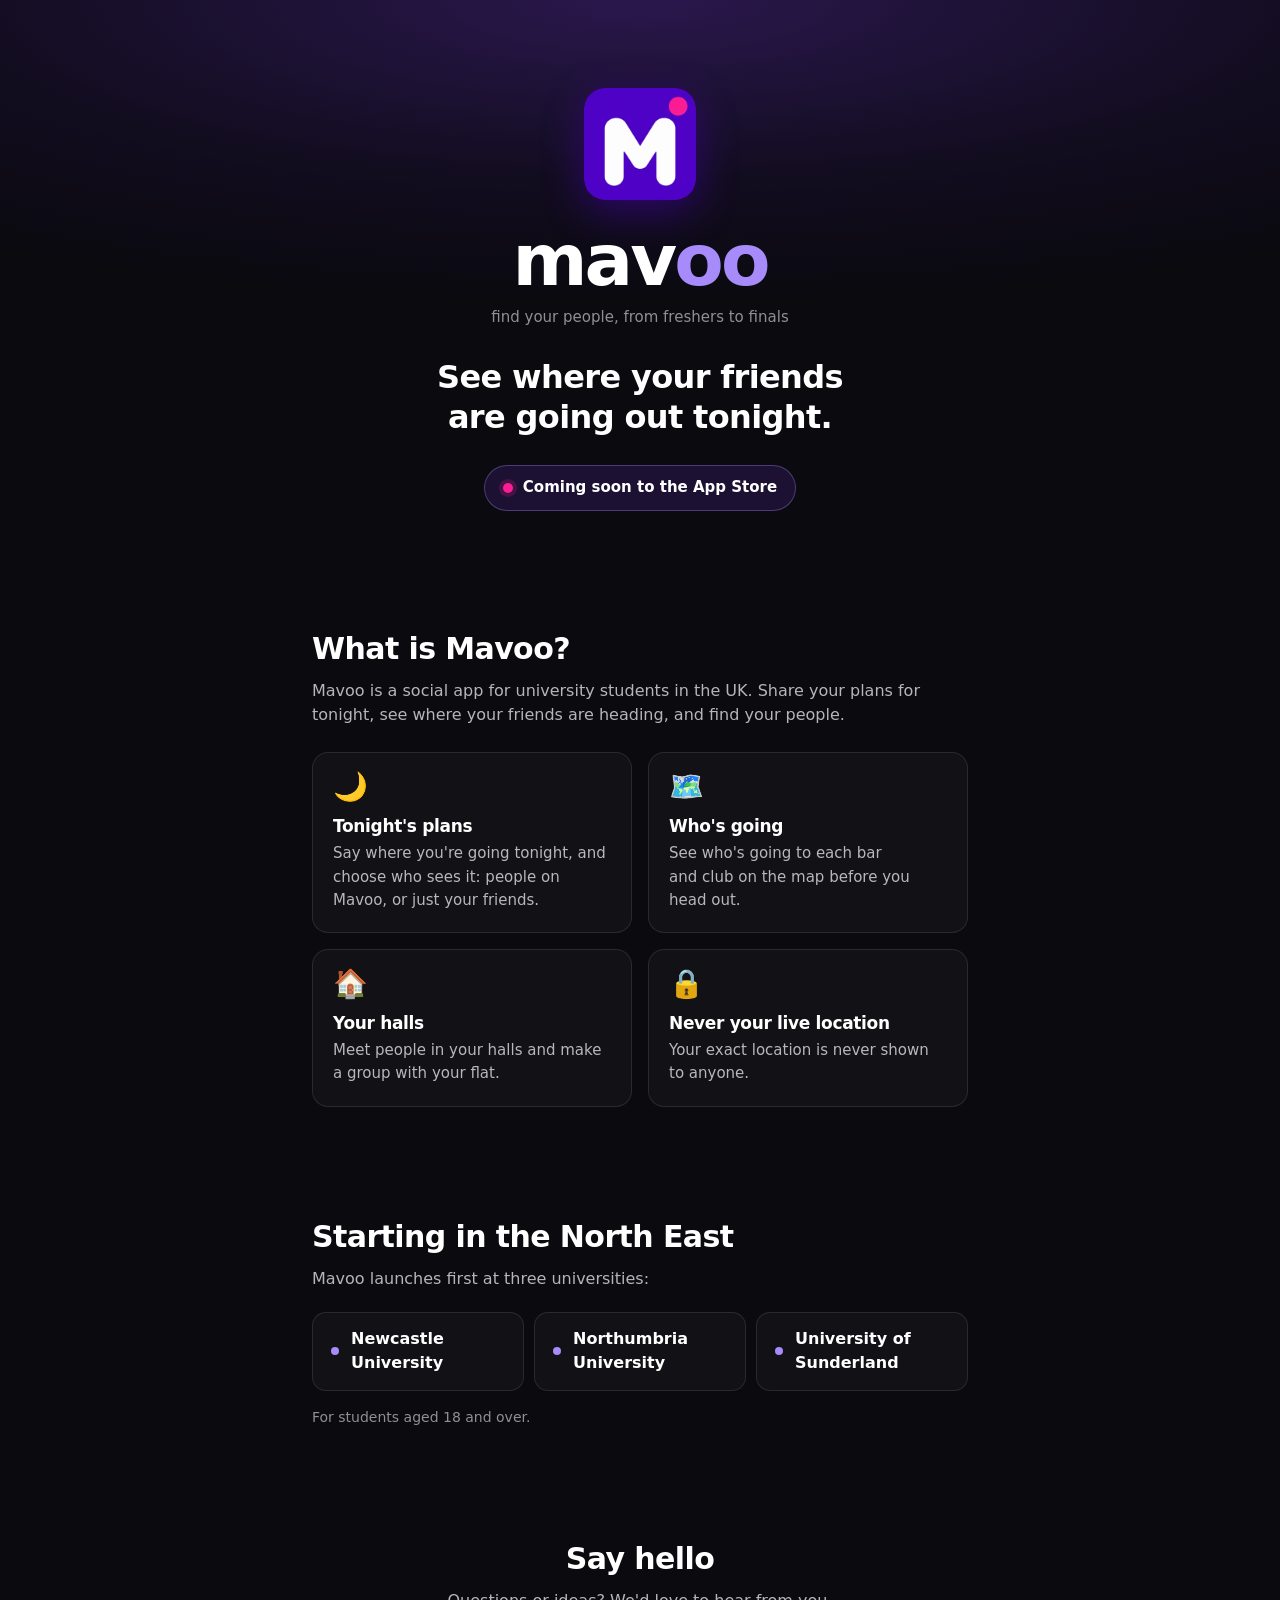
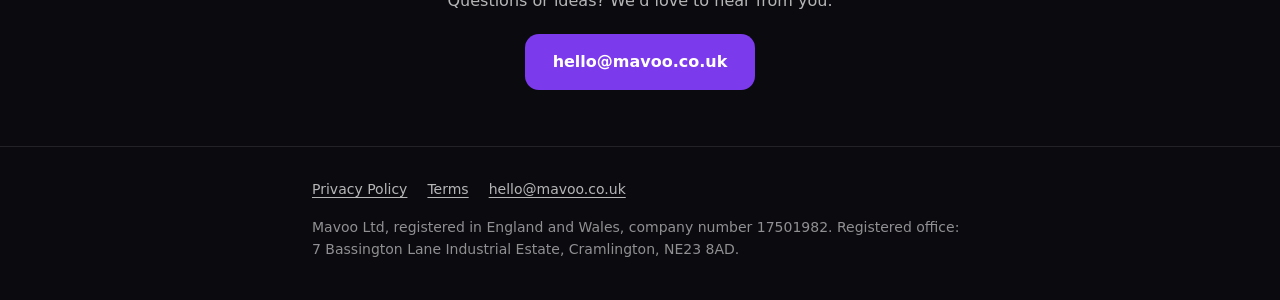
<file: index.html>
<!doctype html>
<html lang="en-GB">
<head>
  <meta charset="utf-8">
  <meta name="viewport" content="width=device-width, initial-scale=1">
  <!-- Nothing loads from anywhere else and no scripts run: no tracking, no cookies. -->
  <meta http-equiv="Content-Security-Policy" content="default-src 'none'; img-src 'self'; style-src 'self'; base-uri 'none'; form-action 'none'">
  <title>Mavoo: see where your friends are going out tonight</title>
  <meta name="description" content="Mavoo is a social app for UK university students to see where friends are going out tonight. Launching first at Newcastle, Northumbria and Sunderland. Coming soon to the App Store.">
  <meta name="theme-color" content="#0a0a0f">
  <meta name="color-scheme" content="dark">
  <link rel="icon" type="image/png" sizes="32x32" href="images/favicon-32.png">
  <link rel="apple-touch-icon" href="images/apple-touch-icon.png">
  <link rel="stylesheet" href="styles.css">
</head>
<body>
  <a class="skip-link" href="#main">Skip to content</a>

  <main id="main">
    <section class="hero">
      <div class="container">
        <img class="hero-icon" src="images/mavoo-icon.png" width="96" height="96" alt="">
        <h1 class="wordmark"><span aria-hidden="true">mav<span class="accent">oo</span></span><span class="visually-hidden">Mavoo</span></h1>
        <p class="tagline">find your people, from freshers to finals</p>
        <p class="hero-lead">See where your friends are going out tonight.</p>
        <p class="pill"><span class="dot" aria-hidden="true"></span>Coming soon to the App Store</p>
      </div>
    </section>

    <section class="section" aria-labelledby="what-heading">
      <div class="container">
        <h2 id="what-heading">What is Mavoo?</h2>
        <p class="section-intro">Mavoo is a social app for university students in the UK. Share your plans for tonight, see where your friends are heading, and find your people.</p>
        <ul class="features">
          <li class="card">
            <span class="card-emoji" aria-hidden="true">🌙</span>
            <h3>Tonight's plans</h3>
            <p>Say where you're going tonight, and choose who sees it: people on Mavoo, or just your friends.</p>
          </li>
          <li class="card">
            <span class="card-emoji" aria-hidden="true">🗺️</span>
            <h3>Who's going</h3>
            <p>See who's going to each bar and club on the map before you head out.</p>
          </li>
          <li class="card">
            <span class="card-emoji" aria-hidden="true">🏠</span>
            <h3>Your halls</h3>
            <p>Meet people in your halls and make a group with your flat.</p>
          </li>
          <li class="card">
            <span class="card-emoji" aria-hidden="true">🔒</span>
            <h3>Never your live location</h3>
            <p>Your exact location is never shown to anyone.</p>
          </li>
        </ul>
      </div>
    </section>

    <section class="section" aria-labelledby="where-heading">
      <div class="container">
        <h2 id="where-heading">Starting in the North East</h2>
        <p class="section-intro">Mavoo launches first at three universities:</p>
        <ul class="unis">
          <li>Newcastle University</li>
          <li>Northumbria University</li>
          <li>University of Sunderland</li>
        </ul>
        <p class="small-print">For students aged 18 and over.</p>
      </div>
    </section>

    <section class="section contact" aria-labelledby="contact-heading">
      <div class="container">
        <h2 id="contact-heading">Say hello</h2>
        <p class="section-intro">Questions or ideas? We'd love to hear from you.</p>
        <a class="button" href="mailto:hello@mavoo.co.uk">hello@mavoo.co.uk</a>
      </div>
    </section>
  </main>

  <footer class="site-footer">
    <div class="container">
      <nav class="footer-links" aria-label="Footer">
        <a href="privacy.html">Privacy Policy</a>
        <a href="terms.html">Terms</a>
        <a href="mailto:hello@mavoo.co.uk">hello@mavoo.co.uk</a>
      </nav>
      <p>Mavoo Ltd, registered in England and Wales, company number 17501982. Registered office: 7 Bassington Lane Industrial Estate, Cramlington, NE23 8AD.</p>
    </div>
  </footer>
</body>
</html>
</file>
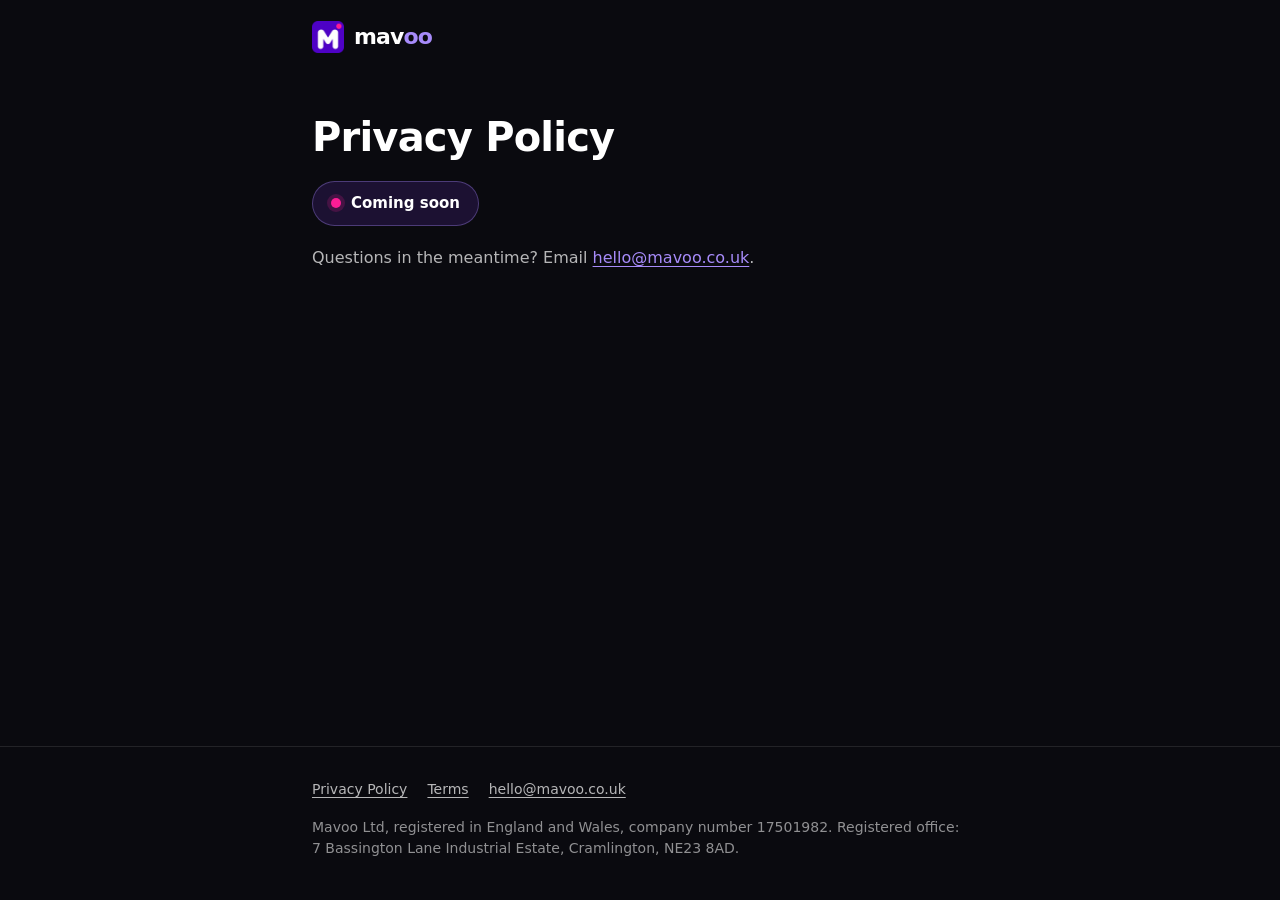
<file: privacy.html>
<!doctype html>
<html lang="en-GB">
<head>
  <meta charset="utf-8">
  <meta name="viewport" content="width=device-width, initial-scale=1">
  <!-- Nothing loads from anywhere else and no scripts run: no tracking, no cookies. -->
  <meta http-equiv="Content-Security-Policy" content="default-src 'none'; img-src 'self'; style-src 'self'; base-uri 'none'; form-action 'none'">
  <title>Privacy Policy | Mavoo</title>
  <meta name="description" content="Mavoo's Privacy Policy. Coming soon.">
  <meta name="theme-color" content="#0a0a0f">
  <meta name="color-scheme" content="dark">
  <link rel="icon" type="image/png" sizes="32x32" href="images/favicon-32.png">
  <link rel="apple-touch-icon" href="images/apple-touch-icon.png">
  <link rel="stylesheet" href="styles.css">
</head>
<body>
  <a class="skip-link" href="#main">Skip to content</a>

  <header class="site-header">
    <div class="container">
      <a class="brand" href="index.html">
        <img src="images/mavoo-icon.png" width="32" height="32" alt="">
        <span class="wordmark"><span aria-hidden="true">mav<span class="accent">oo</span></span><span class="visually-hidden">Mavoo home</span></span>
      </a>
    </div>
  </header>

  <main id="main" class="page">
    <div class="container">
      <h1>Privacy Policy</h1>
      <p class="pill"><span class="dot" aria-hidden="true"></span>Coming soon</p>
      <p>Questions in the meantime? Email <a href="mailto:hello@mavoo.co.uk">hello@mavoo.co.uk</a>.</p>
    </div>
  </main>

  <footer class="site-footer">
    <div class="container">
      <nav class="footer-links" aria-label="Footer">
        <a href="privacy.html" aria-current="page">Privacy Policy</a>
        <a href="terms.html">Terms</a>
        <a href="mailto:hello@mavoo.co.uk">hello@mavoo.co.uk</a>
      </nav>
      <p>Mavoo Ltd, registered in England and Wales, company number 17501982. Registered office: 7 Bassington Lane Industrial Estate, Cramlington, NE23 8AD.</p>
    </div>
  </footer>
</body>
</html>
</file>
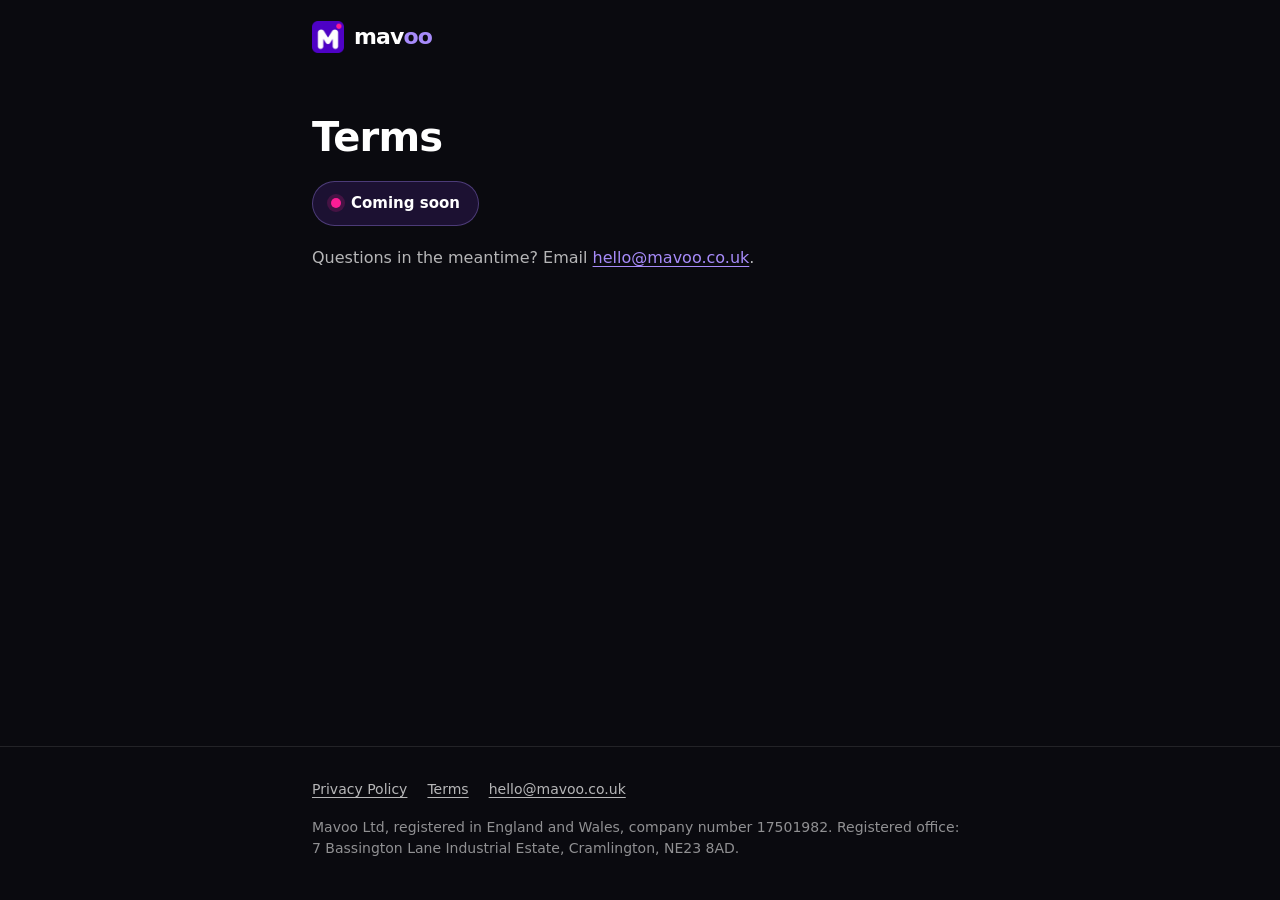
<file: terms.html>
<!doctype html>
<html lang="en-GB">
<head>
  <meta charset="utf-8">
  <meta name="viewport" content="width=device-width, initial-scale=1">
  <!-- Nothing loads from anywhere else and no scripts run: no tracking, no cookies. -->
  <meta http-equiv="Content-Security-Policy" content="default-src 'none'; img-src 'self'; style-src 'self'; base-uri 'none'; form-action 'none'">
  <title>Terms | Mavoo</title>
  <meta name="description" content="Mavoo's Terms. Coming soon.">
  <meta name="theme-color" content="#0a0a0f">
  <meta name="color-scheme" content="dark">
  <link rel="icon" type="image/png" sizes="32x32" href="images/favicon-32.png">
  <link rel="apple-touch-icon" href="images/apple-touch-icon.png">
  <link rel="stylesheet" href="styles.css">
</head>
<body>
  <a class="skip-link" href="#main">Skip to content</a>

  <header class="site-header">
    <div class="container">
      <a class="brand" href="index.html">
        <img src="images/mavoo-icon.png" width="32" height="32" alt="">
        <span class="wordmark"><span aria-hidden="true">mav<span class="accent">oo</span></span><span class="visually-hidden">Mavoo home</span></span>
      </a>
    </div>
  </header>

  <main id="main" class="page">
    <div class="container">
      <h1>Terms</h1>
      <p class="pill"><span class="dot" aria-hidden="true"></span>Coming soon</p>
      <p>Questions in the meantime? Email <a href="mailto:hello@mavoo.co.uk">hello@mavoo.co.uk</a>.</p>
    </div>
  </main>

  <footer class="site-footer">
    <div class="container">
      <nav class="footer-links" aria-label="Footer">
        <a href="privacy.html">Privacy Policy</a>
        <a href="terms.html" aria-current="page">Terms</a>
        <a href="mailto:hello@mavoo.co.uk">hello@mavoo.co.uk</a>
      </nav>
      <p>Mavoo Ltd, registered in England and Wales, company number 17501982. Registered office: 7 Bassington Lane Industrial Estate, Cramlington, NE23 8AD.</p>
    </div>
  </footer>
</body>
</html>
</file>
<file: styles.css>
/* Mavoo's website. The colours and the wordmark are the app's own (App.js and assets/icon.png).
   Mobile first: the small-screen layout is the default, and wider screens add to it. */

:root {
  --bg: #0a0a0f;            /* the app's background */
  --surface: #111116;       /* the app's cards */
  --border: rgba(255, 255, 255, 0.1);
  --text: #ffffff;
  --text-muted: rgba(255, 255, 255, 0.7);
  --text-faint: rgba(255, 255, 255, 0.55); /* 4.5:1 or more on --bg, for small print */
  --primary: #7c3aed;       /* the app's buttons */
  --accent: #a78bfa;        /* the wordmark's "oo" and the app's links */
  --accent-soft: #c4b5fd;
  --icon-purple: #4f02c6;   /* the app icon's square */
  --icon-pink: #fc1d95;     /* the app icon's dot */
  --radius: 16px;
  --gutter: 20px;
  --font: system-ui, -apple-system, BlinkMacSystemFont, "Segoe UI", Roboto, "Helvetica Neue", Arial, sans-serif;
  color-scheme: dark;
}

*,
*::before,
*::after {
  box-sizing: border-box;
}

html {
  -webkit-text-size-adjust: 100%;
  text-size-adjust: 100%;
}

body {
  margin: 0;
  min-height: 100vh;
  min-height: 100dvh;
  display: flex;
  flex-direction: column;
  background-color: var(--bg);
  color: var(--text);
  font-family: var(--font);
  font-size: 1rem;
  line-height: 1.55;
  -webkit-font-smoothing: antialiased;
  overflow-wrap: break-word;
}

main {
  flex: 1;
}

img {
  display: block;
  max-width: 100%;
  height: auto;
}

a {
  color: var(--accent);
  text-decoration-thickness: 1px;
  text-underline-offset: 3px;
}

a:hover {
  color: var(--accent-soft);
}

a:focus-visible {
  outline: 2px solid var(--accent);
  outline-offset: 3px;
  border-radius: 4px;
}

h1,
h2,
h3 {
  line-height: 1.2;
  letter-spacing: -0.02em;
  margin: 0;
  text-wrap: balance;
}

p {
  margin: 0;
  text-wrap: pretty;
}

.visually-hidden {
  position: absolute;
  width: 1px;
  height: 1px;
  padding: 0;
  margin: -1px;
  overflow: hidden;
  clip: rect(0, 0, 0, 0);
  white-space: nowrap;
  border: 0;
}

.skip-link {
  position: absolute;
  left: var(--gutter);
  top: -100px;
  padding: 8px 14px;
  border-radius: 10px;
  background: var(--primary);
  color: var(--text);
  z-index: 10;
}

.skip-link:focus {
  top: 12px;
  color: var(--text);
}

.container {
  width: 100%;
  max-width: 720px;
  margin: 0 auto;
  padding: 0 var(--gutter);
}

/* The wordmark, as the app draws it: "mav" in white and "oo" in the accent, bold and tight. */
.wordmark {
  font-weight: 700;
  letter-spacing: -0.04em;
  color: var(--text);
  text-transform: lowercase;
}

.wordmark .accent {
  color: var(--accent);
}

/* The header on the inner pages: the icon and wordmark, the size of the app's Home logo. */
.site-header {
  padding: 20px 0;
}

.brand {
  display: inline-flex;
  align-items: center;
  gap: 10px;
  text-decoration: none;
  font-size: 1.375rem;
}

.brand img {
  width: 32px;
  height: 32px;
}

/* Home's top: the app's sign-in screen, with its icon, wordmark and tagline. */
.hero {
  padding: 56px 0 48px;
  text-align: center;
  background:
    radial-gradient(120% 70% at 50% 0%, rgba(124, 58, 237, 0.28) 0%, rgba(76, 29, 149, 0.12) 45%, rgba(10, 10, 15, 0) 75%);
}

.hero-icon {
  width: 96px;
  height: 96px;
  margin: 0 auto 24px;
  border-radius: 18px;
  box-shadow: 0 12px 40px rgba(79, 2, 198, 0.45);
}

.hero .wordmark {
  font-size: 3.25rem;
  line-height: 1;
}

.tagline {
  margin-top: 10px;
  text-wrap: balance;
  color: var(--text-faint);
  font-size: 0.9375rem;
}

.hero-lead {
  margin: 28px auto 0;
  max-width: 30ch;
  font-size: 1.5rem;
  font-weight: 700;
  line-height: 1.25;
  letter-spacing: -0.02em;
  text-wrap: balance;
}

/* A status, not a button: there's nothing to tap until the app is out. */
.pill {
  display: inline-flex;
  align-items: center;
  gap: 10px;
  margin-top: 28px;
  padding: 10px 18px;
  border-radius: 999px;
  background: rgba(124, 58, 237, 0.16);
  border: 1px solid rgba(167, 139, 250, 0.35);
  color: var(--text);
  font-size: 0.9375rem;
  font-weight: 600;
}

.dot {
  flex: none;
  width: 10px;
  height: 10px;
  border-radius: 50%;
  background: var(--icon-pink);
  box-shadow: 0 0 0 4px rgba(252, 29, 149, 0.18);
}

.section {
  padding: 40px 0;
}

.section h2 {
  font-size: 1.5rem;
}

.section-intro {
  margin-top: 12px;
  color: var(--text-muted);
}

.features {
  list-style: none;
  margin: 24px 0 0;
  padding: 0;
  display: grid;
  gap: 12px;
}

.card {
  padding: 20px;
  border-radius: var(--radius);
  background: var(--surface);
  border: 1px solid var(--border);
}

.card-emoji {
  font-size: 1.75rem;
  line-height: 1;
}

.card h3 {
  margin-top: 12px;
  font-size: 1.0625rem;
}

.card p {
  margin-top: 6px;
  color: var(--text-muted);
  font-size: 0.9375rem;
}

.unis {
  list-style: none;
  margin: 20px 0 0;
  padding: 0;
  display: grid;
  gap: 10px;
}

.unis li {
  display: flex;
  align-items: center;
  gap: 12px;
  padding: 14px 18px;
  border-radius: 14px;
  background: var(--surface);
  border: 1px solid var(--border);
  font-weight: 600;
}

.unis li::before {
  content: "";
  flex: none;
  width: 8px;
  height: 8px;
  border-radius: 50%;
  background: var(--accent);
}

.small-print {
  margin-top: 16px;
  color: var(--text-faint);
  font-size: 0.875rem;
}

.contact {
  text-align: center;
}

/* The app's primary button. */
.button {
  display: inline-block;
  margin-top: 20px;
  padding: 16px 28px;
  border-radius: 14px;
  background: var(--primary);
  color: var(--text);
  font-weight: 600;
  text-decoration: none;
}

.button:hover {
  color: var(--text);
  background: #6d28d9;
}

/* Privacy Policy and Terms. */
.page {
  padding: 32px 0 56px;
}

.page h1 {
  font-size: 2rem;
}

.page .pill {
  margin-top: 20px;
  color: var(--text);
}

.page p {
  margin-top: 20px;
  color: var(--text-muted);
}

.site-footer {
  padding: 32px 0 40px;
  border-top: 1px solid var(--border);
  color: var(--text-faint);
  font-size: 0.875rem;
}

.footer-links {
  display: flex;
  flex-wrap: wrap;
  gap: 8px 20px;
  margin-bottom: 16px;
}

.footer-links a {
  color: var(--text-muted);
}

.footer-links a:hover {
  color: var(--text);
}

@media (min-width: 640px) {
  :root {
    --gutter: 32px;
  }

  .hero {
    padding: 88px 0 64px;
  }

  .hero-icon {
    width: 112px;
    height: 112px;
    border-radius: 21px;
  }

  .hero .wordmark {
    font-size: 4.5rem;
  }

  .hero-lead {
    font-size: 2rem;
  }

  .section {
    padding: 56px 0;
  }

  .section h2 {
    font-size: 1.875rem;
  }

  .features {
    grid-template-columns: 1fr 1fr;
    gap: 16px;
  }

  .unis {
    grid-template-columns: repeat(3, 1fr);
  }

  .page h1 {
    font-size: 2.5rem;
  }
}
</file>
